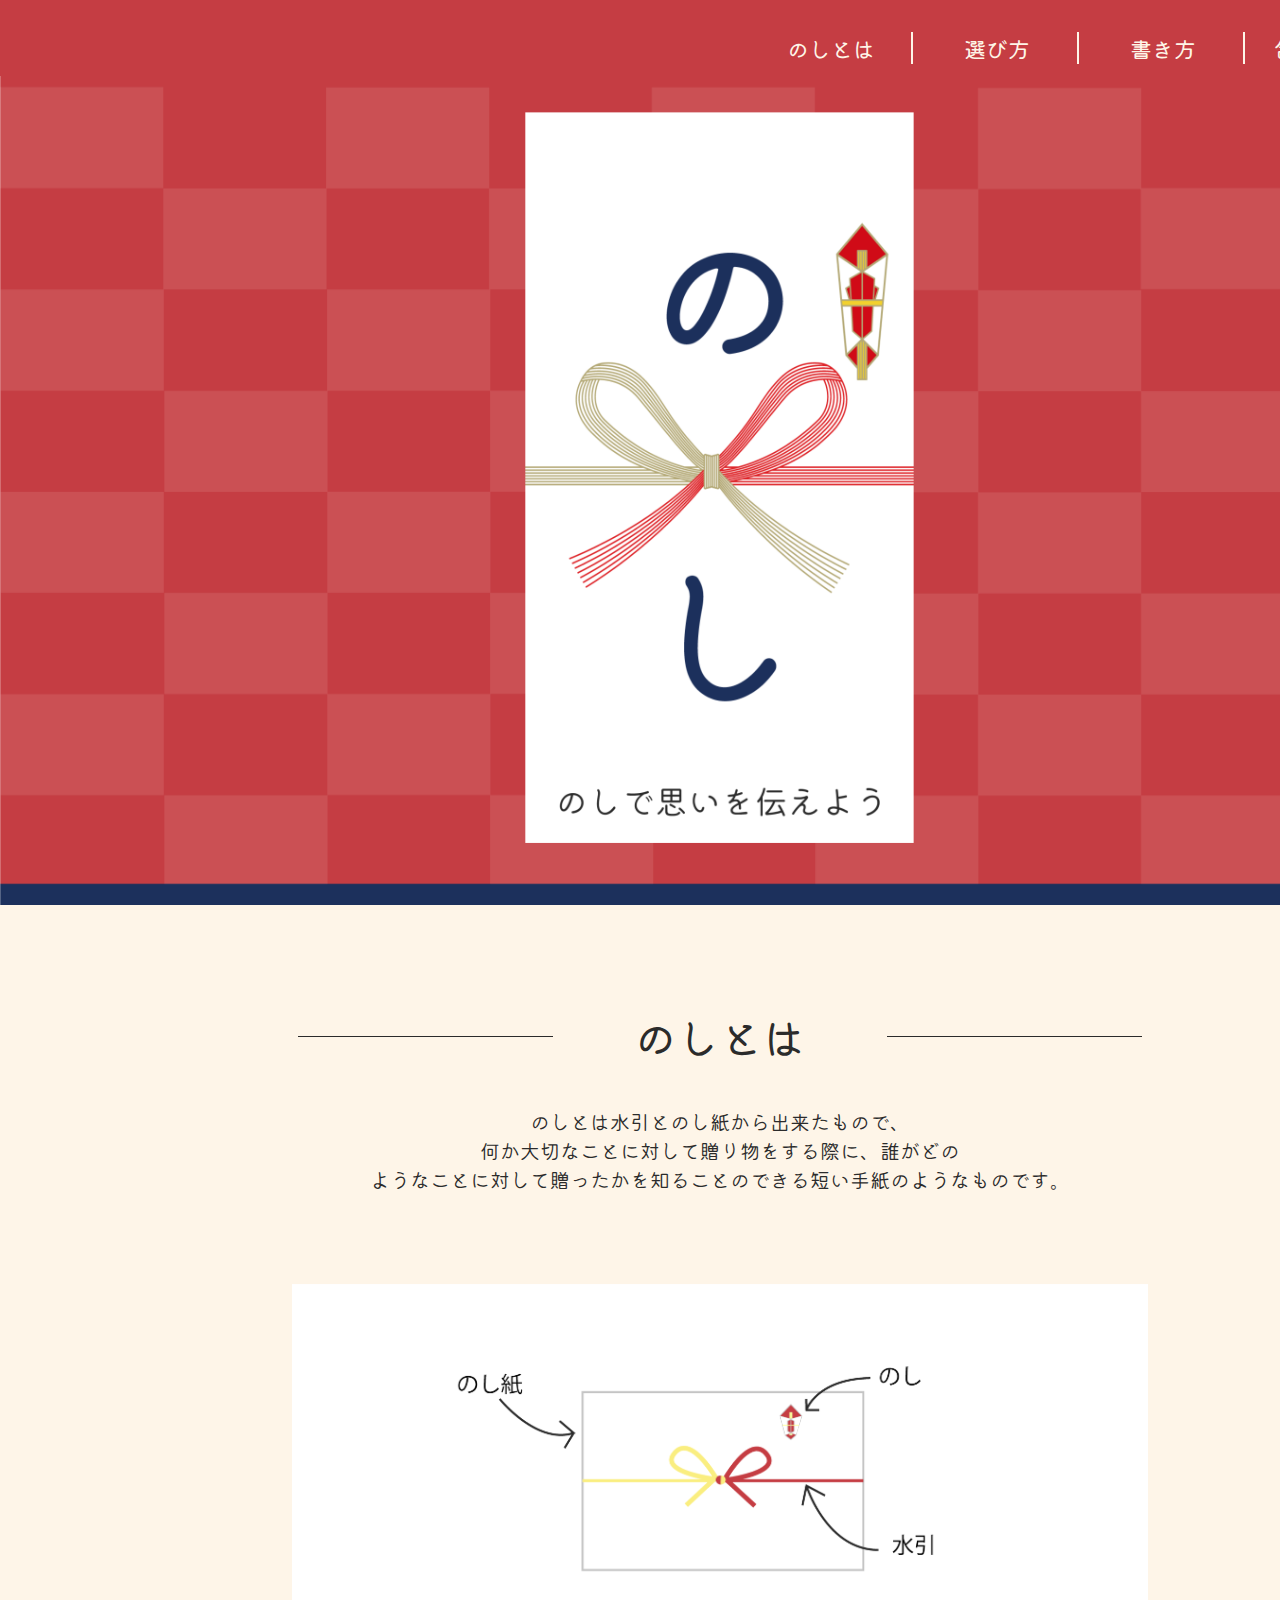
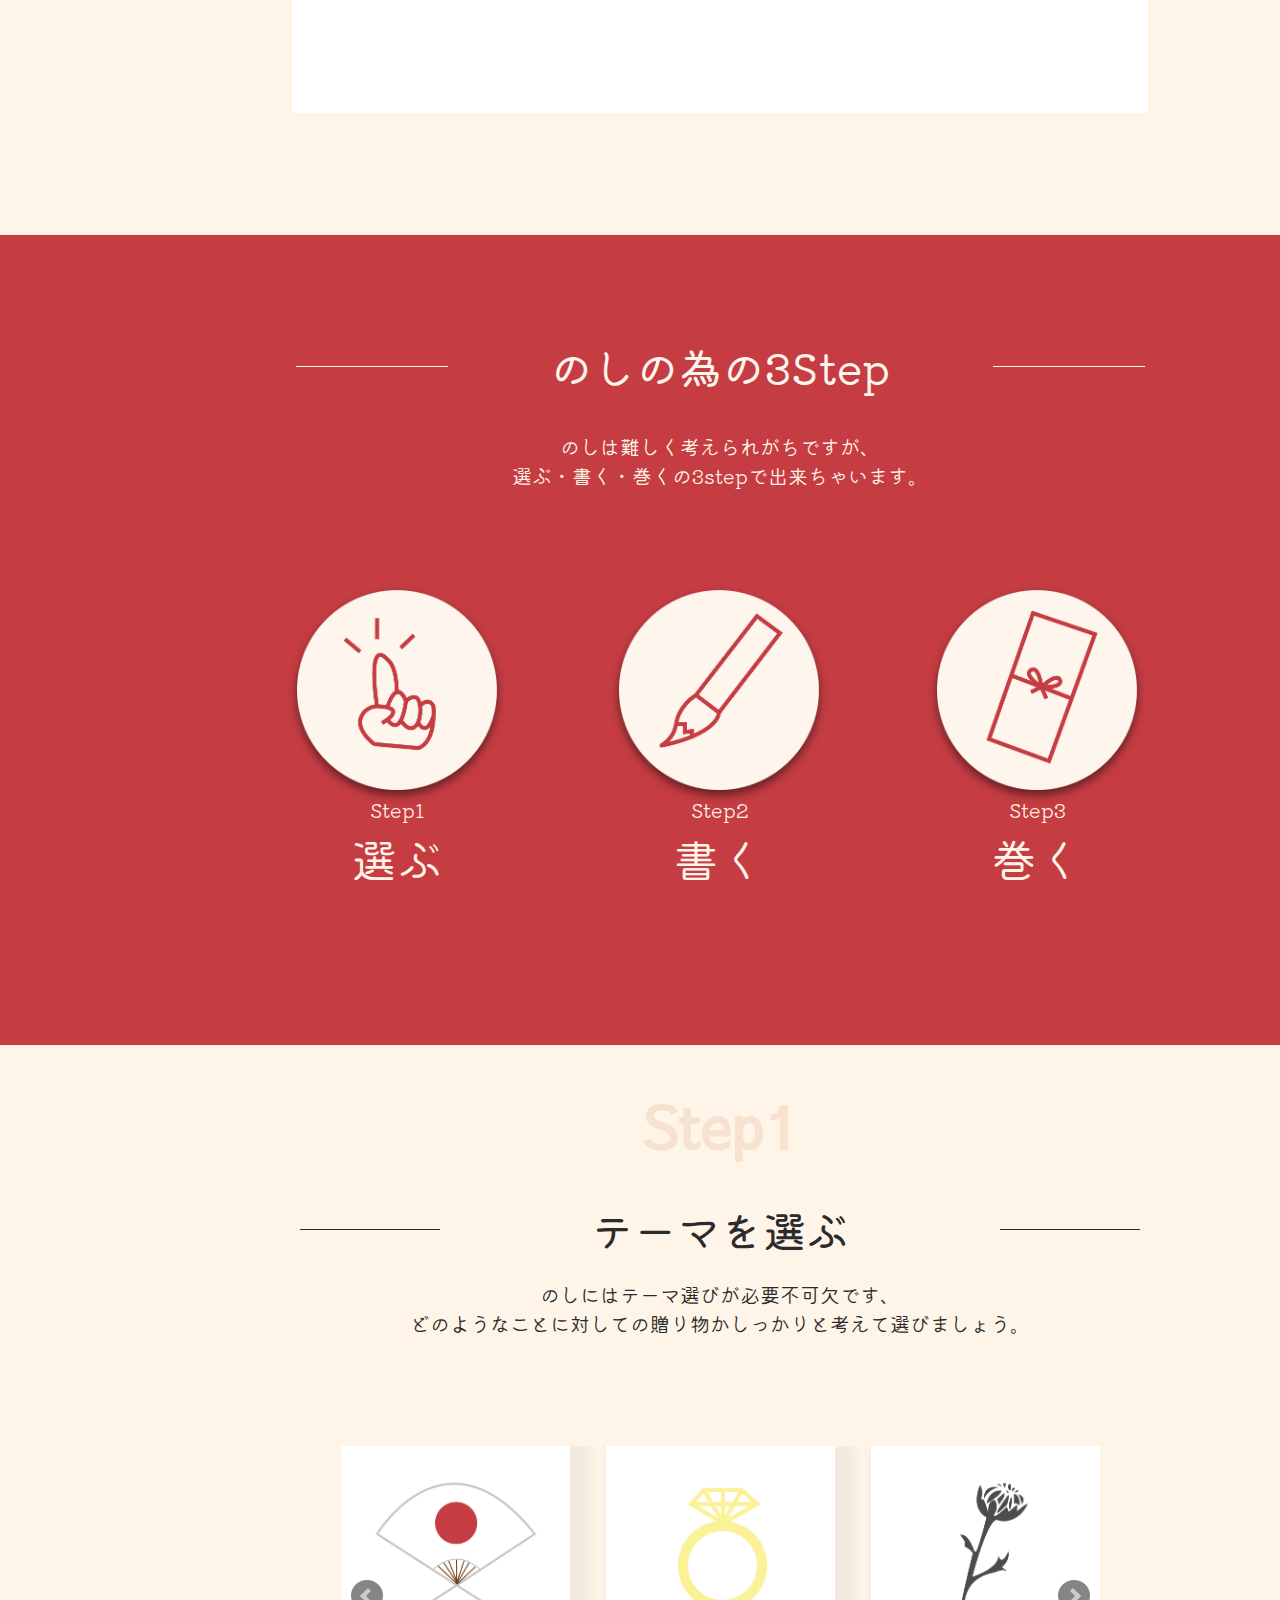
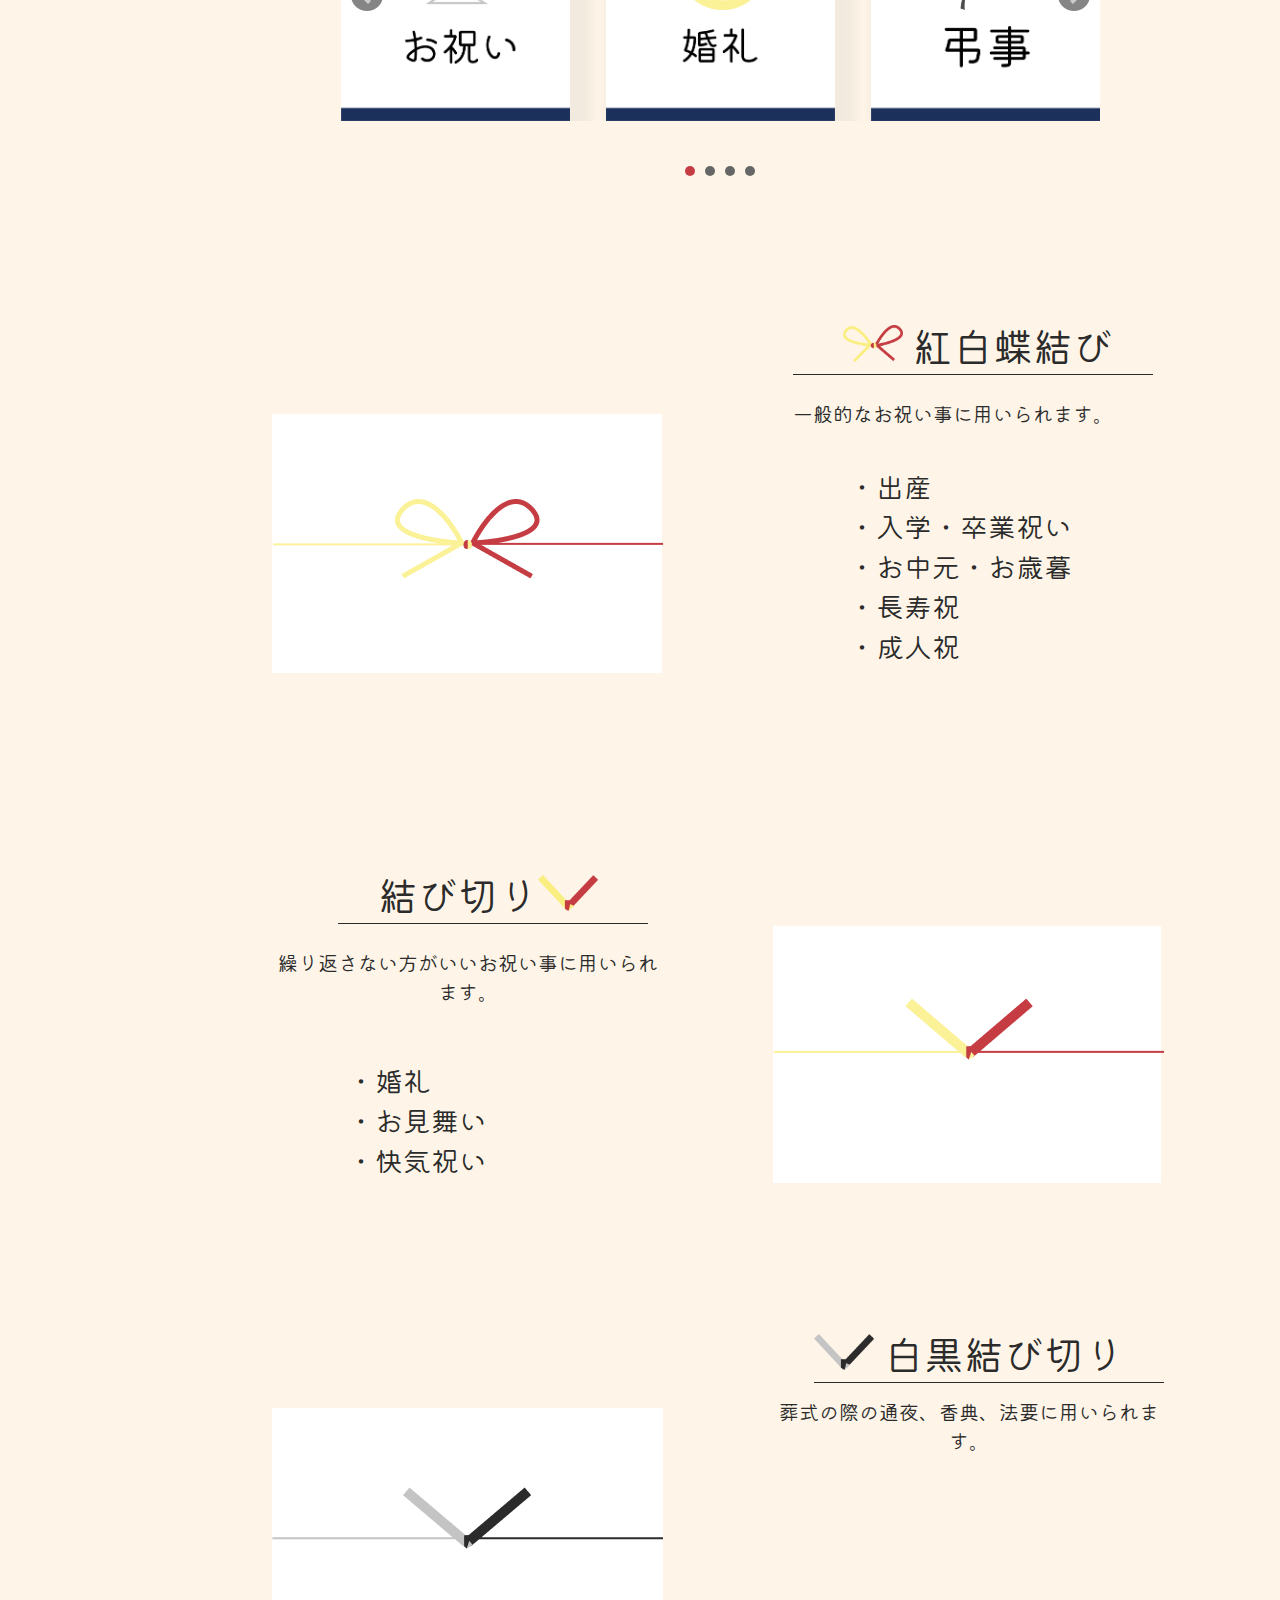
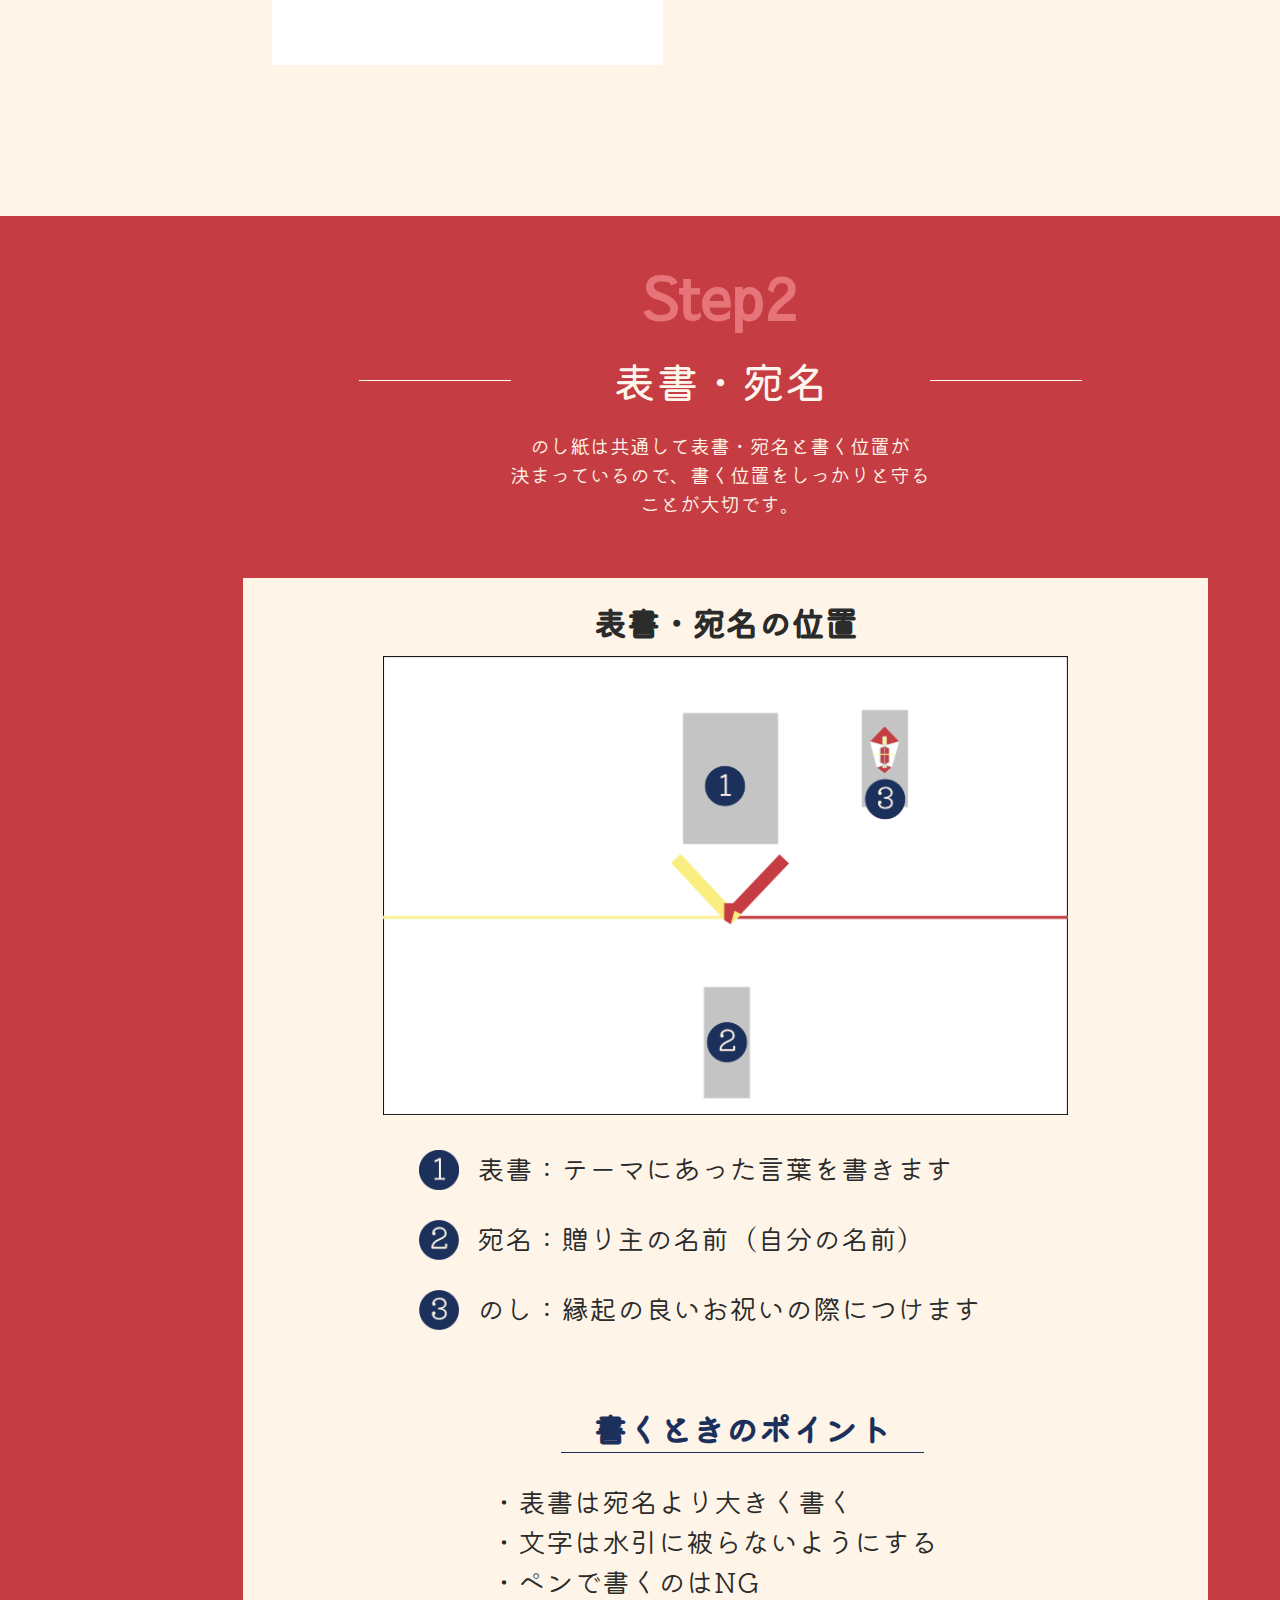
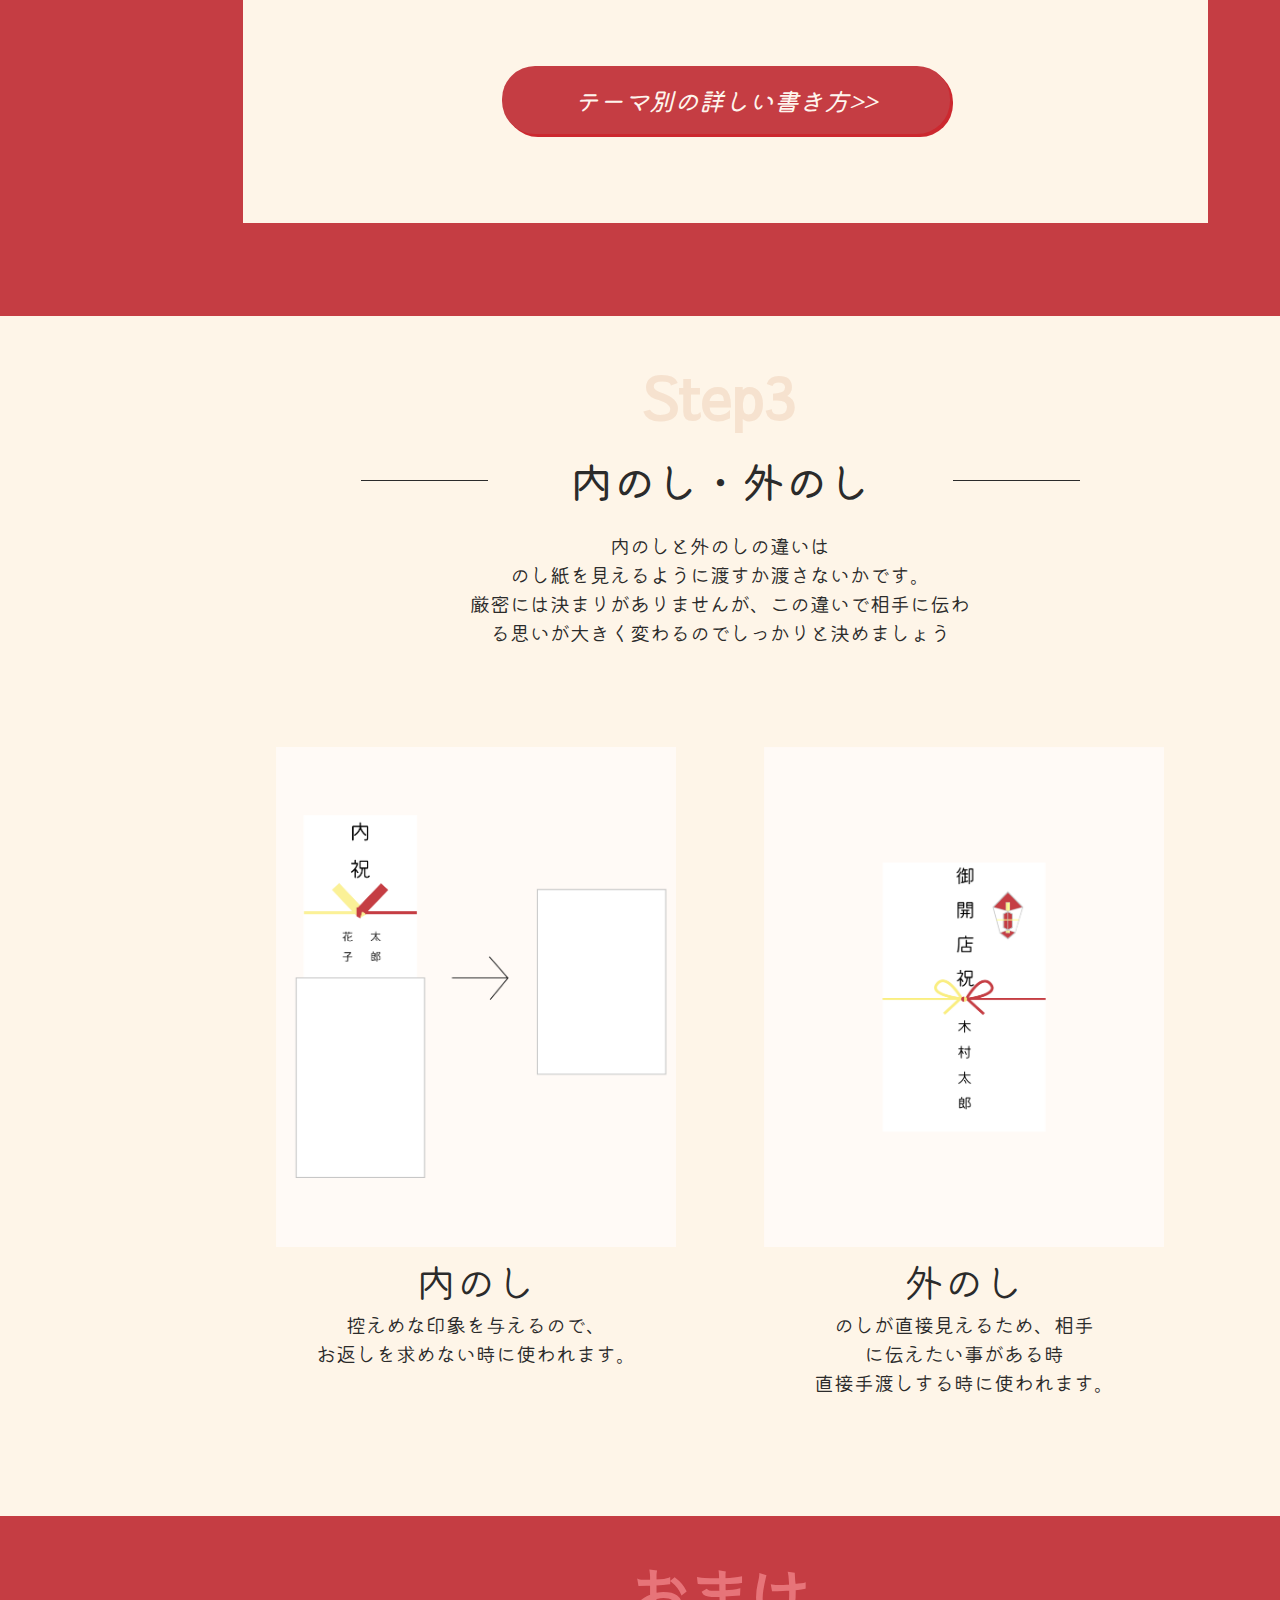
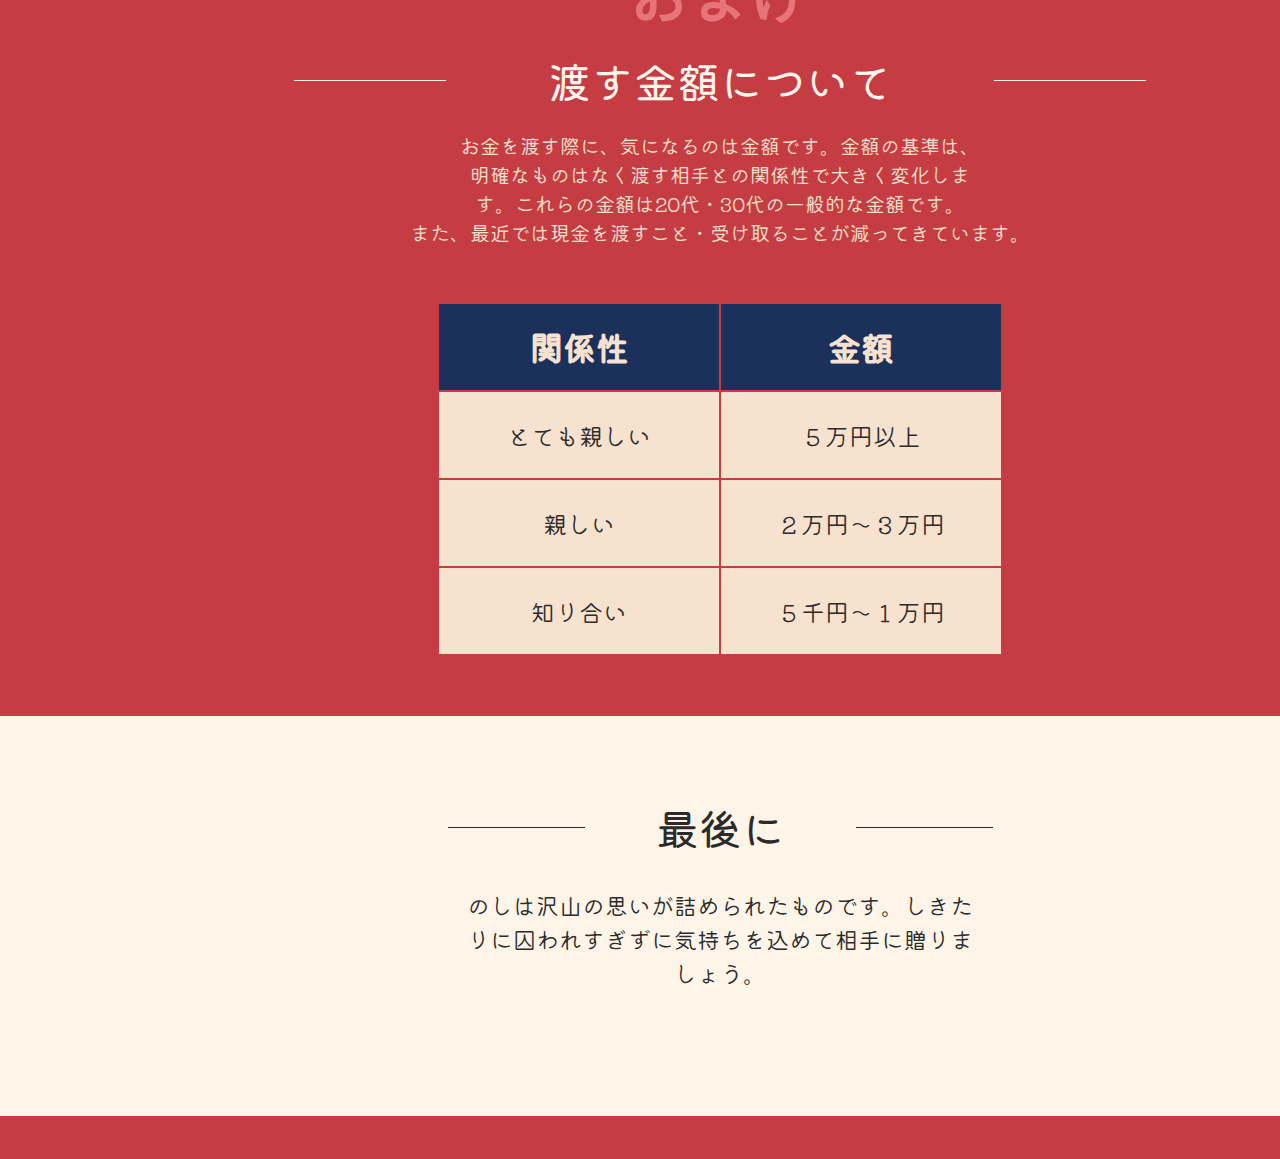
<file: index.html>
<!DOCTYPE html>
<html lang="ja">
<head>
  <meta charset="UTF-8">
  
  <meta http-equiv="X-UA-Compatible" content="IE=edge">
  <meta name="viewport" content="width=device-width, initial-scale=1.0, user-scalable=no">
  <link rel="stylesheet" href="style.css">
  <link rel="preconnect" href="https://fonts.gstatic.com">
  <link href="https://fonts.googleapis.com/css2?family=Kiwi+Maru:wght@300&display=swap" rel="stylesheet">
  <link rel="icon" href="image/favicon.ico">

<link rel="preconnect" href="https://fonts.gstatic.com">
<link href="https://fonts.googleapis.com/css2?family=Kiwi+Maru:wght@300&family=RocknRoll+One&display=swap" rel="stylesheet">
<link rel="preconnect" href="https://fonts.gstatic.com">
<link href="https://fonts.googleapis.com/css2?family=Sawarabi+Gothic&display=swap" rel="stylesheet">
<link rel="stylesheet" href="jquery.bxslider.css">
  <script src="https://ajax.googleapis.com/ajax/libs/jquery/3.1.1/jquery.min.js"></script>
  <script src="jquery.bxslider.min.js"></script>
  <title>一般的なのしの書き方｜noshi
  </title>
  <mate name="description" content="のしの書き方から、のし袋に入れる金額、知っておきたいマナーについて、初めてのしを書く方にもわかりやすく紹介"/>

</head>
<body>
  <header>
    <div class="hamburger">
      <span></span>
      <span></span>
      <span></span>
    </div>
   
<nav class="menu-content">  
<ul >
  <li><a href="#about">のしとは</a></li>
  <li><a href="#step1">選び方</a></li>
  <li><a href="#step2">書き方</a></li>
  <li><a href="#step3">包装の仕方</a></li>
</ul>
</nav>

  </header>
  
<div class="main">
 <img src="image/main_pc.png" alt="" width="389" height="731"> 
</div>

  <div class="about" id="about">
    <div class="title_1">のしとは</div>
    <p>のしとは水引とのし紙から出来たもので、<br>何か大切なことに対して贈り物をする際に、誰がどの<br>ようなことに対して贈ったかを知ることのできる短い手紙のようなものです。</p>
    <div class="about_img"></div>
    
  </div>

  <div class="step">
    <div class="title_2">のしの為の3Step</div>
    <p>のしは難しく考えられがちですが、<br>選ぶ・書く・巻くの3stepで出来ちゃいます。</p>
    <div class="select">
      <a href="#step1"><img src="image/select_1.png" alt="" width="200"></a>
      <p>Step1</p>
      <h3>選ぶ</h3>
    </div>
    <div class="write">
      <a href="#step2"><img src="image/write_1.png" alt="" width="200"></a>
      <p>Step2</p>
      <h3>書く</h3>
    </div>
    <div class="wrap">
      <a href="#step3">
      <img src="image/wrap_1.png" alt="" width="200"></a>
      <p>Step3</p>
      <h3>巻く</h3>
    </div>
  </div>

<div class="step1">
  <h2 class="number">Step1</h2>
  <div class="title_3" id="step1">テーマを選ぶ</div>
  <p class="title_3p"> のしにはテーマ選びが必要不可欠です、<br>どのようなことに対しての贈り物かしっかりと考えて選びましょう。</p>
  <div class="slider">
   <a href="#theme_1"><div><img src="image/step1_1.png" alt="" width="229" height="275"></div></a>

    <a href="#theme_2"><div><img src="image/step1_2.png" alt="" width="229" height="275"></div></a>
    <a href="#theme_3"><div><img src="image/step1_3.png" alt="" width="229" height="275"></div></a>
    <a href="#theme_1"> <div><img src="image/step1_4.png" alt="" width="229" height="275"></div></a>
  </div>


<div class="theme">

  <div class="theme_1" id="theme_1" >
    <div class="left">
      <img src="image/theme1.png" alt="" class="noshi">
    </div>
    <div class="right">
      
<h3><span>　 <img src="image/right_1.png" alt="" width="60" class="decorate"> 紅白蝶結び　</span></h3>
<p>一般的なお祝い事に用いられます。</p>

<div class="ex">
<h5 >・出産<br>
  ・入学・卒業祝い<br>
  ・お中元・お歳暮<br>
  ・長寿祝<br>
  ・成人祝
  </h5>
  </div>
</div>
  
</div>

  <div class="theme_2" id="theme_2">
    <div class="left">
      
      <h3><span>　結び切り<img src="image/left_1.png" class="decorate" alt="" width="60" id="theme_2"> 　</span></h3>
    <p>繰り返さない方がいいお祝い事に用いられます。</p>
   

    <div class="ex">
    <h5 >・婚礼<br>
   ・お見舞い<br>
      ・快気祝い<br>
    </h5>
</div>
    </div>
    <div  class="right">
      <img src="image/theme2.png" alt="" class="noshi">
    
  
  </div>
</div>

  <div class="theme_3" id="theme_3">
    <div class="left">
      <img src="image/theme3.png" alt="" class="noshi">
    </div>
    <div class="right">
      
    <h3><span><img src="image/right_2.png" alt="" width="60" class="decorate"> 白黒結び切り　</span></h3>
    <p>葬式の際の通夜、香典、法要に用いられます。</p>
   
  </div>
  </div>


</div>
</div>

<div class="step2">
  <h2 class="number">Step2</h2>
  <div class="title_4" id="step2">表書・宛名</div>
  <p>のし紙は共通して表書・宛名と書く位置が<br>決まっているので、書く位置をしっかりと守る<br>ことが大切です。
  </p>
  <div class="position">
<h4>表書・宛名の位置</h4>
<img src="image/step3.png" alt="" width="685" height="459">

  <div class="position_2">
  <div class="position_box"><img src="image/means_1.png" alt="" width="40px"> <h5> 表書：テーマにあった言葉を書きます</h5></div>

  <div class="position_box">
    <img src="image/means_2.png" alt="" width="40"> 
  <h5>宛名：贈り主の名前（自分の名前）</h5>
  </div>
  <div class="position_box">
    <img src="image/means_3.png" alt="" width="40">
  <h5> のし：縁起の良いお祝いの際につけます</h5>
  </div>
  </div>

<h4 class="point"><span>　書くときのポイント　</span></h4>
<div class="point_p"> 
<h5>・表書は宛名より大きく書く</h5>
<h5>・文字は水引に被らないようにする</h5>
<h5>・ペンで書くのはNG</h5>
</div>
  <div class='btn'>
    <a href='more.html' target="_blank">テーマ別の詳しい書き方>></a>
    </div>
</div>
</div>

<div class="step3">
  <h2 class="number">Step3</h2>
  <div class="title_5" id="step3">内のし・外のし</div>
  <p>内のしと外のしの違いは<br>のし紙を見えるように渡すか渡さないかです。<br>厳密には決まりがありませんが、この違いで相手に伝わ<br>る思いが大きく変わるのでしっかりと決めましょう</p>
<div class="inside">
  <img src="image/in.png" alt="" >
  <h3>内のし</h3>
  <p>控えめな印象を与えるので、<br>お返しを求めない時に使われます。</p>
</div>
<div class="outside">
  <img src="image/out.png" alt="">
  <h3>外のし</h3>
    <p>のしが直接見えるため、相手<br>に伝えたい事がある時<br>直接手渡しする時に使われます。</p>
</div>
</div>

<div class="bonus">
  <h2 class="number">おまけ</h2>
  <div class="title_6">渡す金額について</div>
  <p>お金を渡す際に、気になるのは金額です。金額の基準は、<br>明確なものはなく渡す相手との関係性で大きく変化しま<br>す。これらの金額は20代・30代の一般的な金額です。<br>また、最近では現金を渡すこと・受け取ることが減ってきています。</p>
<table>
  <tr>
    <th>関係性</th>
    <th>金額</th>
  </tr>

  <tr>
    <td>とても親しい</td>
    <td>５万円以上</td>
  </tr>

  <tr>
    <td>親しい</td>
    <td>２万円〜３万円</td>
  </tr>

  <tr>
    <td>知り合い</td>
    <td>５千円〜１万円</td>
  </tr>
</table>
</div>

<div class="final">
  <div class="title_7"> 最後に</div>
  <p>のしは沢山の思いが詰められたものです。しきた<br>りに囚われすぎずに気持ちを込めて相手に贈りま<br>しょう。</p>

</div>

<footer></footer>
<script>
  $(document).ready(function(){
    $('.slider').bxSlider({
      modde:"fade",
      auto: "ture",
      speed:1000,
      pause:6000,
     
      contorols:"true",
      slideMargin:36,
      slideWidth:229,
      minSlides:1 ,
      maxSlides:3,
      infiniteLoop: "true",
      ticler:"true",
     moveSlides: 1,

      touchEnabled:"false",
      slideWidth:229,
      
      

    });
  });

  $(function() {
    $('.hamburger').click(function() {
        $(this).toggleClass('active');
 
        if ($(this).hasClass('active')) {
            $('.menu-content').addClass('active');
        } else {
            $('.menu-content').removeClass('active');
        }
    });
});

$(function(){
  $('a[href^="#"]').click(function(){
    let speed = 800;
    let href= $(this).attr("href");
    let target = $(href == "#" || href == "" ? 'html' : href);
    let position = target.offset().top;
    $("html, body").animate({scrollTop:position}, speed, "swing");
    return false;
  });
});
 


</script>
</body>
</html>
</file>
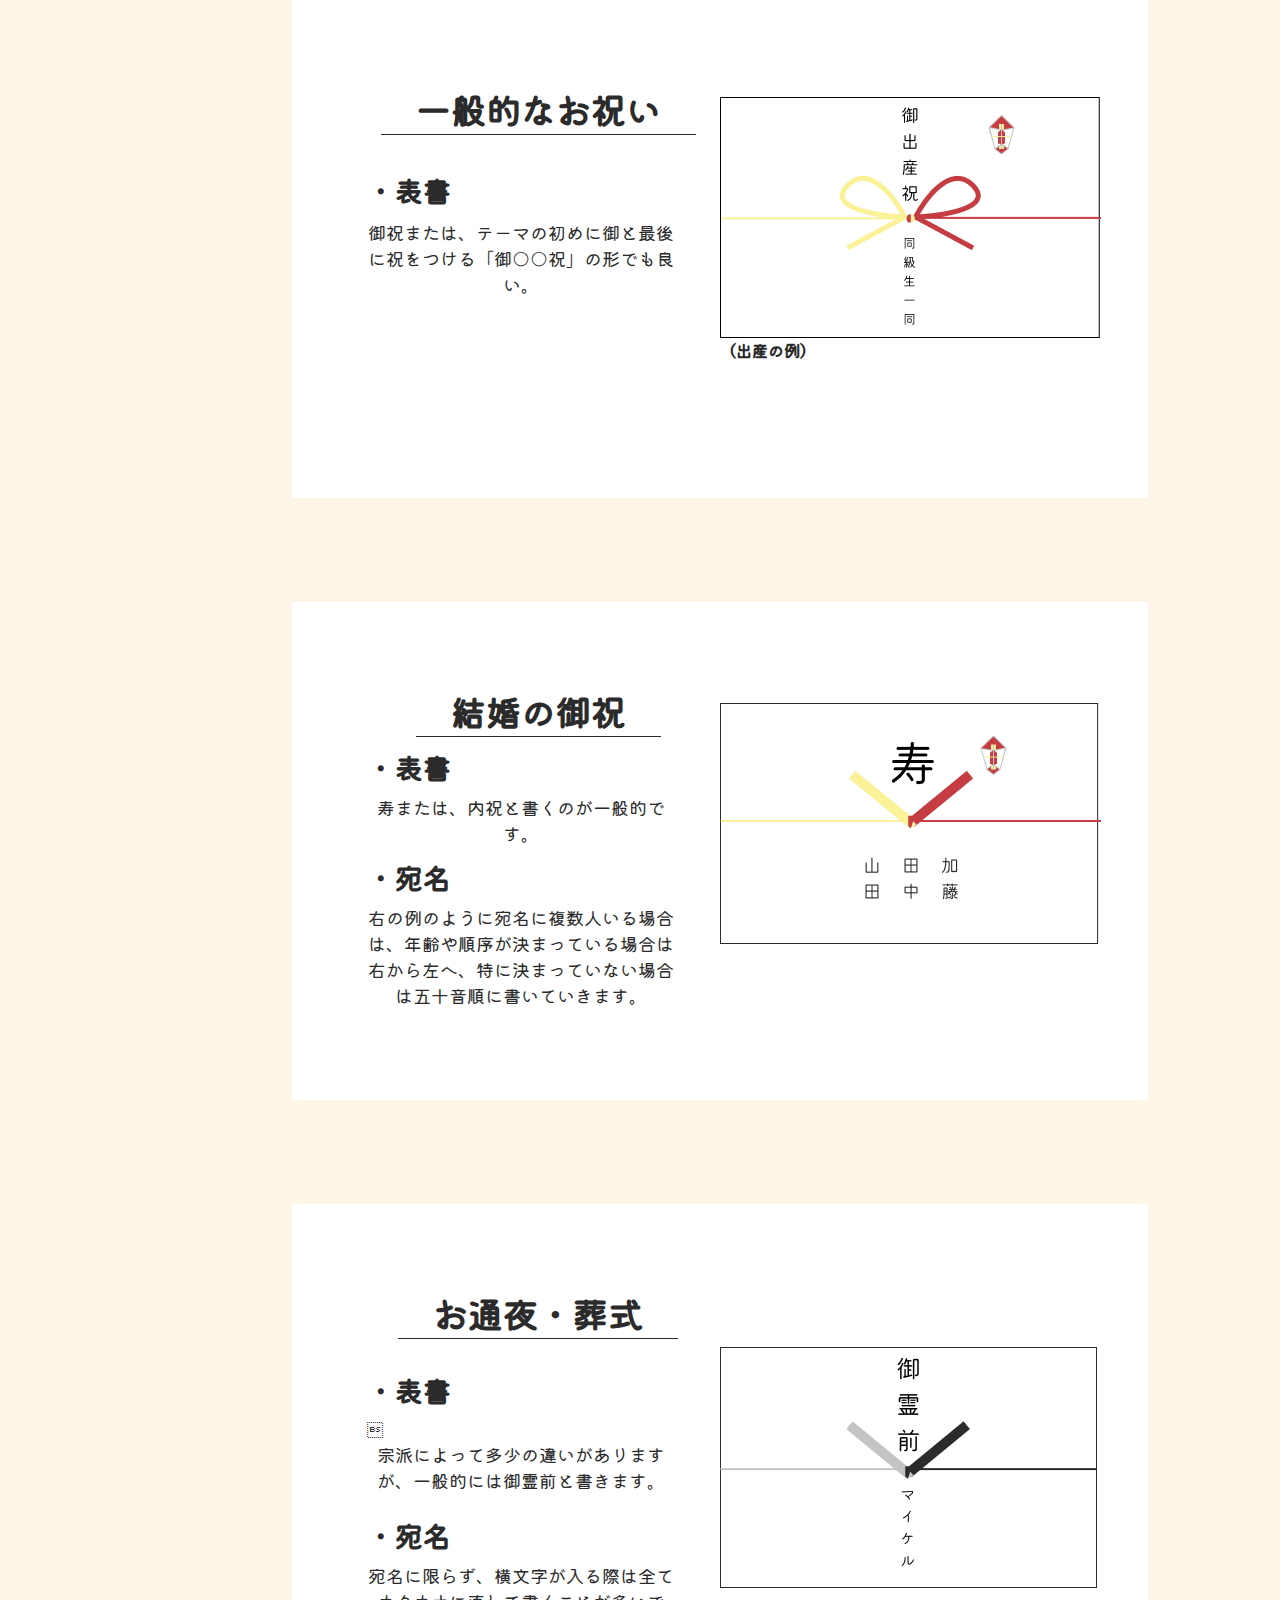
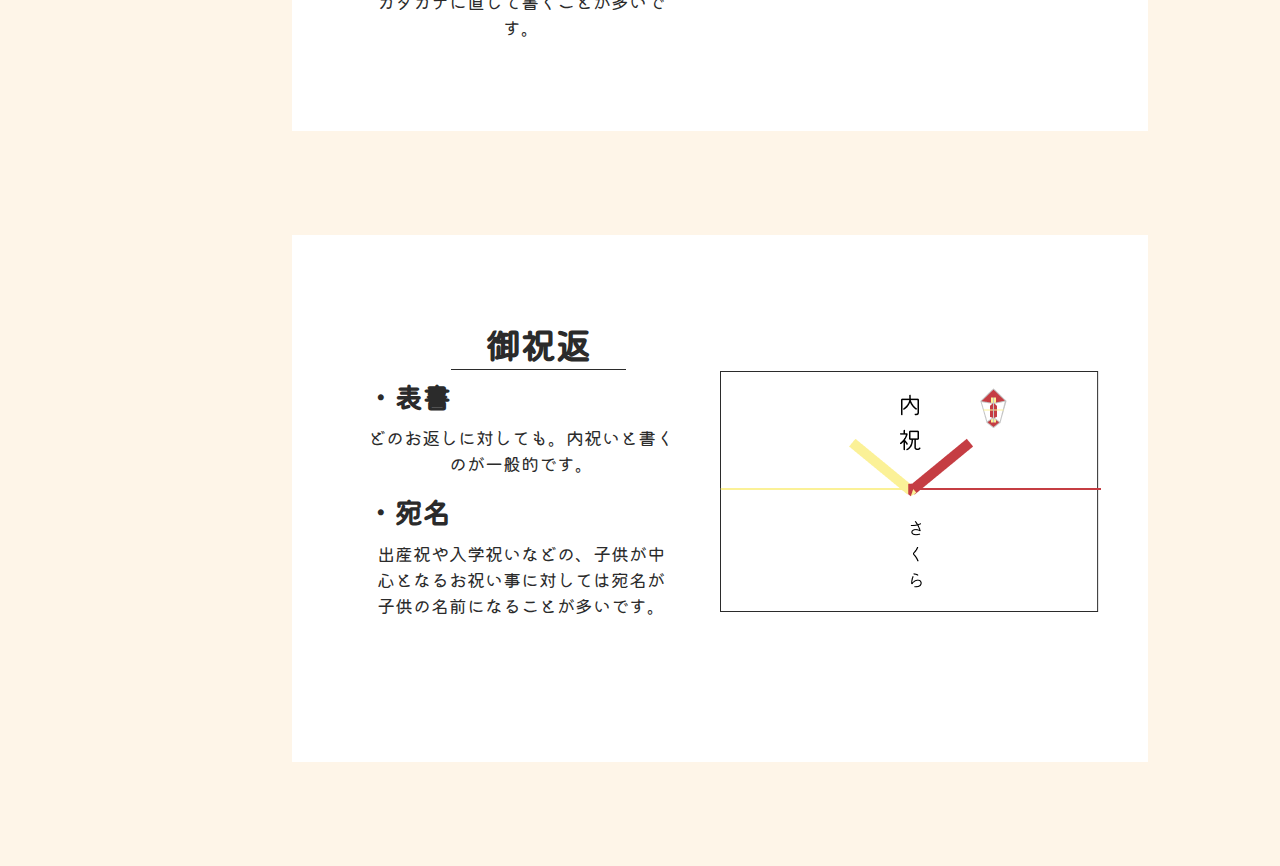
<file: more.html>
<!DOCTYPE html>
<html lang="ja">
<head>
  <meta charset="UTF-8"
  >
  <meta http-equiv="X-UA-Compatible" content="IE=edge">
  <meta name="viewport" content="width=device-width, initial-scale=1.0">
  <link rel="stylesheet" href="more.css">
  <link rel="preconnect" href="https://fonts.gstatic.com">
<link href="https://fonts.googleapis.com/css2?family=Kiwi+Maru:wght@300&display=swap" rel="stylesheet">
<link rel="preconnect" href="https://fonts.gstatic.com">

  <title>Document</title>
</head>
<body>
  <div class="bigbox_1">
<div class="smallbox_1">
  <h2><span>　一般的なお祝い　</span></h2>
  <h3 class="detail_1">・表書</h3>
  <p>御祝または、テーマの初めに御と最後に祝をつける「御○○祝」の形でも良い。</p>
</div>
<div class="under">
  <img src="image/more_1.png" alt="" >
  <h4>（出産の例）</h4>
</div>
  </div>

  <div class="bigbox">
    <div class="smallbox">
      <h2><span>　結婚の御祝　</span></h2>
      <h3 class="detail_2">・表書</h3>
      <p>寿または、内祝と書くのが一般的です。</p>
      <h3 class="detail_2">・宛名</h3>

        <p>右の例のように宛名に複数人いる場合<br>は、年齢や順序が決まっている場合は<br>右から左へ、特に決まっていない場合<br>は五十音順に書いていきます。</p>
        
    </div>
    <img src="image/more_2.png" alt="" class="more_2">

  </div>

  <div class="bigbox_2">
    <div class="smallbox">
      <h2><span>　お通夜・葬式　</span></h2>
      <h3 class="detail_3">・表書</h3>
      <p>宗派によって多少の違いがあります<br>が、一般的には御霊前と書きます。</p>
      <h3 class="detail_6">・宛名</h3>
      <p>宛名に限らず、横文字が入る際は全てカタカナに直して書くことが多いです。</p>
    </div>
    <img src="image/more_3.png" alt="" class="more_3">
  </div>


  <div class="bigbox_2">
    <div class="smallbox">
      <h2><span>　御祝返　</span></h2>
      <h3 class="detail_4">・表書</h3>
      <p>どのお返しに対しても。内祝いと書く<br>のが一般的です。</p>
      <h3 class="detail_5">・宛名</h3>
      <p>出産祝や入学祝いなどの、子供が中<br>心となるお祝い事に対しては宛名が<br>子供の名前になることが多いです。</p>
    </div>
    <img src="image/more_4.png" alt=" " class="more_4">
  </div>



  
</body>
</html>
</file>
<file: style.css>
*{
  margin: 0;
  padding:0;
}
title{
  font-family: 'RocknRoll One', sans-serif;
}



body{
  font-family: 'Kiwi Maru', serif;
  width: 1440px;
  color: #2b2b2b;
  margin-right: auto;
  margin-left: auto;
  
}

header{
  height: 76px;
  width: 1440px;
  color:#FEF5E8;
  background-color: #C53D43;
}

nav{
  text-align: center;
  box-shadow: #2b2b2b;
}

nav ul{
  margin: 0;
  padding: 32px 0 0 720px;

}


nav li{
  list-style: none;
  width: 160px;
  font-size: 22px;
  display: inline-block;
  min-width: 90px;
 
 
}

nav li:not(:last-child){
  border-right: 2px solid #FEF5E8;
}

nav a{
  text-decoration: none;
  color:#FEF5E8;
}

nav a:hover{
  color: #1C305C;
border-bottom: 2px solid #1C305C;
}

.main{
  width: 1440px;
  height: 829px;
  background-image: url(image/main.png);
  background-size: cover;
}
.main img{
  padding-left: 525px;
  padding-top: 36px;
}

h2{
  font-size: 60px;
  
}
.title_1 {
  padding: 100px 0px 40px 0px;
  color: #2b2b2b;
  font-size: 43px;
  display: flex;
  align-items: center; 
  justify-content: center; 
}
.title_1:before, .title_1:after {
  border-top: 1px solid;
  content: "";
  width: 255px; 
}
.title_1:before {
  margin-right: 81px; 
}
.title_1:after {
  margin-left: 81px; 
}

h3{
  font-size: 40px;
  font-weight:lighter;
}

span{
  border-bottom: 1px solid #2b2b2b;
}

h5{
  font-size: 28px;
  color: #2b2b2b;
  font-weight: lighter;
}

p{
  font-size: 20px;
  font-weight:lighter ;
}

.about{
text-align: center;
height: 930px;
background-color: #FEF5E8;
}
.about p{
  padding-bottom: 90px;
}  


.about_img{
  width: 856px;
  height: 429px;
  background-image: url(image/about.png);
  background-size: contain;
  margin-right: auto;
  margin-left: auto;
  
}

.step{
  background-color: #C53D43;
  height: 810px;
color: #FEF5E8;
}

.title_2 {
  font-size: 43px;
  color: #FEF5ED;
  display: flex;
  align-items: center; 
  justify-content: center;
 padding: 100px 0 35px 0 ;
}
.title_2:before, .title_2:after {
  border-top: 1px solid #FEF5ED;
  content: "";
  width: 152px; 
}
.title_2:before {
  margin-right: 102px; 
}
.title_2:after {
  margin-left: 102px; 
}

.step h3{
  padding: 130px 0px 49px 0px ;
  text-align: center;
}

.step p{
  text-align: center;
}
.step img{
  filter: drop-shadow(0px 5px 5px rgba(0,0,0,0.5));
}
.select, .write, .wrap{
  width: 200px;
  height: 324px;
  float: left;
  margin: 100px 122px 134px 297px;
  color: #FEF5E8;
}

.select{
  margin: 100px 122px 134px 297px;
}

.select h3, .write h3, .wrap h3{
  padding-top: 1px;
  font-size: 46px;
}

.write{
  margin: 100px 118px 134px 0px;
}

.wrap{
  margin: 100px 303px 134px 0px;
}

.step1{
  height: 3300x;
  background-color: #FEF5E8;
  text-align: center;
}
.step1 h2{
  color: #F6E2CF;
}

.step1 h3{
  padding-bottom: 79px;
}
.title_3 {
  font-size: 43px;
  color: #2b2b2b;
  display: flex;
  align-items: center; 
  justify-content: center;
  padding: 20px 0 20px 0; 
}
.title_3:before, .title_3:after {
  border-top: 1px solid #2b2b2b;
  content: "";
  width: 140px; 
}
.title_3:before {
  margin-right: 151px; 
}
.title_3:after {
  margin-left: 151px; 
}
.step1 p{
  padding-bottom: 108px;
}

.bx-wrapper{
  width: 759px;
  height: 300px;
margin: auto;
}

.slider img{
  
  box-shadow: 10px 8px 10px 10px rgba(138, 136, 136, 0.1); 
}


.ex{
  margin-left: 75px;
  text-align: left;
}
.thrme_2 .ex{
  padding-left: 89px;
  
}
.theme{
  height: 1500px;
 background-color: #FEF5E8; 
}

.theme_1{
  width: 892px;
  height: 449px;
  margin: 170px 276px 0px 272px ;

  display: flex;
}

.theme_1 h3{
  padding-bottom: 20px;
}
.theme_1 p{
  padding: 5px 0 38px 0;
}

.theme_1 .left{
  margin-top: 98px;
}
.theme_2{
  width: 892px;
  height: 449px;
  margin: 100px 276px 0px 272px ;
  display: flex;
}
.theme_2 h3{
  padding-bottom: 20px;
}

.theme_2 p{
  padding: 5px 0 54px 0;
}

.theme_2 .right{
  margin-top: 61px;
}

.theme_3{
  width: 892px;
  height: 449px;
  margin: 10px 276px 0px 272px ;
 display: flex;
}
.theme_3 h3{
  padding-bottom: 10px;
}
.theme_3 p{
padding-top: 5px;
}

.theme_3 .left{
  margin-top: 84px;
}
.theme br {
  display: block;
  content: "";
  margin: 15px 0;
  }
.left{
  
  margin-right: 55px;
}
.right{
  
  margin-left: 55px;
  
}
.step2{
  background-color: #C53D43;
 color: #FEF5E8; 
 height: 1700px;
 text-align: center;

}

.step2 h2{
  color: #E77479;
}

.title_4 {
  font-size: 43px;
  color: #FEF5ED;
  display: flex;
  align-items: center; 
  justify-content: center;
  padding-bottom: 20px; 
}
.title_4:before, .title_4:after {
  border-top: 1px solid #FEF5ED;
  content: "";
  width: 152px; 
}
.title_4:before {
  margin-right: 102px; 
}
.title_4:after {
  margin-left: 102px; 
}


.position{
  background-color: #FEF5E8;
  width: 965px;
  height: 1245px;
  margin: 60px 243px 68px 243px;
}

.position h4{
  color: #2b2b2b;
  font-size: 33px;
  padding-top: 20px;
  padding-bottom: 10px;
}
.position_2 {
  width: 612px;
  height: 209px;
  margin:0 0 55px  176px;
}


.position_2 h5{
  padding: 28px 0 0 18px;
text-align: left;
 }

.position_2 img{
padding-top: 30px;
}
.position span{
  border-bottom: 1px solid #1C305C;
  color: #1C305C;
  }
  .position_box{
    display: flex;
  }

.point_p h5{
  text-align: left;
}

.point_p{
  margin: 19px 0 50px 247px;
width: 480px;
height: 135px;
}



.btn{
  width:448px;
  height:68px;
  line-height:68px;
  margin: auto;
}
.btn a{
  display:block;
  width:100%;
  height:100%;
  text-decoration: none;
  background:#C53D43;
  text-align:center;
  color:#FEF5ED;
  font-size:25px;
  font-style:oblique;
  border-radius:33px;
  -webkit-border-radius:33px;
  -moz-border-radius:33px;
  box-shadow:3px 3px 0px 0px #CC282F ;
}
.btn a:hover{
  background:#C53D43;
  color:#FEF5ED;
  margin-left:3px;
  margin-top:3px;
  box-shadow:none;
}


.step3{
  height: 1200px;
  background-color: #FEF5E8; 
  text-align: center;
  overflow: hidden;
}


.title_5 {
  font-size: 43px;
  display: flex;
  align-items: center; 
  justify-content: center;
  padding-bottom: 20px; 
}
.title_5:before, .title_5:after {
  border-top: 1px solid #2b2b2b;
  content: "";
  width: 127px; 
}
.title_5:before {
  margin-right: 82px; 
}
.title_5:after {
  margin-left: 82px; 
}
.inside{
  width: 408px;
  height: 700px;
  float: left;
  margin: 100px 80px 50px 272px;
}
.step3 img{
  width: 400px;
  height: 500px;
}
.outside{
  width: 408px;
  height: 706px;
  float: left;
  margin: 100px 272px 50px 0px;
}

.number{
  padding: 35px 0 10px 0px;
  font-family: 'Sawarabi Gothic', sans-serif;

}
.step3 h2{
  color: #F6E2CF;
}

.bonus{
  height: 800px;
   color: #F6E2CF;
 text-align: center;
  background-color: #C53D43;
}

.bonus h2{ 
  color: #E77479;
}


.title_6 {
  font-size: 43px;
  color: #FEF5ED;
  display: flex;
  align-items: center; 
  justify-content: center;
  padding-bottom: 20px; 
}
.title_6:before, .title_6:after {
  border-top: 1px solid #FEF5ED;
  content: "";
  width: 152px; 
}
.title_6:before {
  margin-right: 102px; 
}
.title_6:after {
  margin-left: 102px; 
}
table{
  margin-top: 55px;
  text-align: center;
  margin-right: auto;
  margin-left: auto;
 
}

td{
  font-size: 24px;
  color: #2b2b2b;
  height: 86px;
font-weight: lighter;
 background-color: #F6E2CF; 
}

th{
  font-size: 33px;
  height: 86px;
  width: 280px;

  background-color: #1C305C;
}

.final{
  text-align: center;
  height: 400px;
  background-color: #FEF5E8;
}
.final p{
  font-size: 23px;
} 
.title_7 {
  padding: 80px 0px 30px 0px;
  color: #2b2b2b;
  font-size: 43px;
  display: flex;
  align-items: center; 
  justify-content: center; 
}
.title_7:before, .title_7:after {
  border-top: 1px solid;
  content: "";
  width: 137px; 
}
.title_7:before {
  margin-right: 71px; 
}
.title_7:after {
  margin-left: 71px; 
}


footer{
  height: 43px;
  background-color: #c53d43;
}

@media screen and (max-width:375px){

  header{
    width: 375px;
    height: 70px;
    
  }

 nav li:not(:last-child){
  border-right:none;
}

.hamburger {
  display : block;
  position: fixed;
  z-index : 3;
  right: 13px;
  top   : 12px;
  width : 42px;
  height: 42px;
  cursor: pointer;
  text-align: center;
  color:#FEF5ED;
}
.hamburger span {
  display : block;
  position: absolute;
  width   : 30px;
  height  : 2px ;
  left: 6px;
  border-bottom: 2px solid #FEF5ED;
  background : #C53D43;
  -webkit-transition: 0.3s ease-in-out;
  -moz-transition   : 0.3s ease-in-out;
  transition        : 0.3s ease-in-out;
}
.hamburger span:nth-child(1) {
  top: 10px;
}
.hamburger span:nth-child(2) {
  top: 20px;
}
.hamburger span:nth-child(3) {
  top: 30px;
}


.hamburger.active span:nth-child(1) {
  top : 16px;
  left: 6px;
  background :#fff;
  -webkit-transform: rotate(-45deg);
  -moz-transform   : rotate(-45deg);
  transform        : rotate(-45deg);
}

.hamburger.active span:nth-child(2),
.hamburger.active span:nth-child(3) {
  top: 16px;
  background :#fff;
  -webkit-transform: rotate(45deg);
  -moz-transform   : rotate(45deg);
  transform        : rotate(45deg);
}

nav.menu-content {
  position: fixed;
  z-index : 2;
  top  : 0;
  left : 0;
  color: #fff;
  background: rgba(197,61,67,0.7);
  text-align: center;
  width: 100%;
  opacity: 0;
  transition: opacity .6s ease, visibility .6s ease;

}

nav.menu-content ul {
  margin: 0 auto;
  padding: 0;
  width: 100%;
 
}

nav.menu-content ul li {
  list-style-type: none;
  width: 100%;
  padding: 0;
  transition:  .4s all;
}
nav.menu-content ul li:last-child {
  padding-bottom: 0;
}
nav.menu-content ul li:hover{
  background :#ddd;
}

nav.menu-content ul li a {
  display: block;
  color: #fff;
  padding: 1em 0;
 text-decoration: none;
}

nav.menu-content.active {
  opacity: 100;

}

body{
  width: 375px;
}  




nav ul{
  padding: 0;
}

br{
  display: none;
}

p, h5{
  font-size: 16px;
 
}
h2, h3, h4{
  font-size: 30px;
}


.title_1, .title_2, .title_3, .title_4, .title_5, .title_6, .title_7{
  font-size:25px;
}

.title_1:after, .title_1:before, .title_2:after,.title_2:before,.title_3:after,.title_3:before,.title_4:after,.title_4:before,.title_5:after,.title_5:before,.title_6:after,.title_6:before,.title_7:after,.title_7:before{
  border: none;
  content: none;
}

.title_1{
  padding: 40px 0 20px 0; 
}

.title_2{
  padding: 40px 0 20px 0;
}
.main{
  background-image: url(image/main_sh.png);
  background-size: cover;
  width: 375px;
  height: 528px;
}

.main img{
  width: 210px;
  padding-left: 83px;
  padding-top: 66px;
  height: 396px;
}

.about{
  height: 600px;
 width: 375px;
}
.about p, .title_3p, .step p, .step2 p, .step3 p, .bonus p {
 padding: 5px 25px 0 25px;

}
.about_img{
  width: 335px;
  height: 324px;
  background-image: url(image/about_ph.png);
  background-size: contain;
  margin: 33px 22px 54px 22px;

}

.step{
  height: 1000px;
}
.step img{
  width: 147px;
  height: 147px;
}
.select, .wrap,.write{
  width: 147px;
  height: 217px;
  clear: both;
  margin: 45px 114px 0px 114px;
}
.step h3{
  font-size: 30px;
}



.step1{
  height: 2130px;
}

.theme p{
  padding-bottom: 26px;
}

.title_3{
  padding-bottom: 8px;
}
.step1 p{
  padding: 0 25px ;
}
.step1 h3{
  padding-bottom: 11px;
}
.step1 h2{
  padding: 20px 0 10px 0;
}

.bx-wrapper{
  width: 301px;
  height: 275px;
 margin-right: auto;
 margin-left: auto;
 margin-top: 30px;
  
}

.slider img{
  margin-left: 36px;
  
}

.theme{
  height: 2023px;
  
}

.noshi {
  width: 333px;
  height: 211px;
}

.decorate{
  width: 30px;
  height: 18px;
}

.left, .right{
  
 margin : 0 ;
}

.theme_1, .theme_2, .theme_3{
  width: 332px;
  flex-direction: column;
  margin: 0 20px;
}
.theme_1{
  height: 600px;
 margin-top: 30px;
flex-direction: column-reverse;
}

.theme_1 .ex{
  width: 230px;
  height: 130px;
}

.theme_2{
  height: 500px;
 margin-top: 70px;
}

.theme_2 .ex{
 width: 207px;
 height: 70px;

}

.theme_3{
  height: 380px;
  flex-direction: column-reverse;
}
.theme_1 .left, .theme_2 .right , .theme_3 .left{
  margin-top: 59px;
}

.theme_1 .ex{ 
  margin-top: 35px;
}
.theme_2 .ex{
  font-size: 18px;
}
.ex{
  font-weight: bold;
}


.step2{
  width: 375px;
  height: 1150px;
}

.step2 .number{
padding: 40px 0 0 0;
}
.title_4{
  padding-bottom: 5px;
}
.position{
  width: 335px;
  height: 880px;
  margin-right: auto;
  margin-left: auto;
  margin-top: 34px;
}

.position img{
  width: 325px;
  height: 233px;
 margin: 3px 5px 0 5px;
}

.point_p{
width: 325px;
height: 93px;
 margin: 11px 5px 20px 29px;
}
.point_p h5{
  font-size: 18px;
}
.btn{
  width: 315px;
  height: 54px;
  margin: 0 10px 38px 10px;
}
.btn a{
  font-size: 23px;
  padding-bottom: 15px;
}
.position_2{
  margin: 2px 3px 50px 5px;
}
.position_2 h5{
  padding: 22px 0 0 9px;
  font-size: 18px;
  
}

.position_box{
 margin: 15px 30px 0 0;
  width: 304px;
  height: 63px;
}



.position_box img{
  width: 30px;
  height: 30px;
}
.position h4{
  font-size: 20px;
  padding: 10px 0;
}
.position span {
border-bottom: none;
font-size: 22px;
}
.step3{
  height: 1550px;
}
.title_5{
  padding: 10px 0 5px 0;
}
.step3 h2{
  padding: 40px 0  0 0;
}

.step3 img{
  width: 335px;
  height: 442px;
  margin-right: auto;
  margin-left: auto;

}
.outside, .inside{
  clear: both;
 margin: 20px 20px 50px 20px;
  text-align: center;
  width: 335px;
  height: 571px;
}
.step3 p{
  padding: 10px 25px 30px 25px;

}
.bonus{
  height: 580px;
}

.title_6{
  padding-bottom: 7px;
}
.bonus h2{
  padding: 40px 0 7px 0;
}
table{
  margin: 55px 25px 10px 25px;

}

td{
 font-size: 20px; 
 height: 49px;
}

th{
  width: 167px;
  font-size: 25px;
  height: 51px;
}

.final{
  height: 200px;
}

.title_7{
  padding: 38px 0 10px 0;
}

.final p{
  font-size: 15px;
  padding: 0 25px 30px 25px;
}



}
</file>
<file: more.css>
*{
  margin: 0;
  padding: 0;
}

body{
  color: #2b2b2b;
  font-family: 'Kiwi Maru', serif; 
  width: 1440px;
  margin-right: auto;
  margin-left: auto;
  background-color: #FEF5E8;
}

h2{
  font-size: 35px;
  text-align: center;
}

span{
  border-bottom: 1px solid #2b2b2b;
  width: 297px;

}

h3{
  font-size: 28px;
  padding-bottom: 7px;
}

.bigbox, .bigbox_1{
  width: 856px;
  height: 498px;
  background-color: #fff;
  margin-bottom: 104px;
  margin-right: auto;
  margin-left: auto;

}
span{
  width: 248px;
}
.bigbox_2{
  width: 856px;
  height: 527px;
  background-color: #fff;
  margin-bottom: 104px;
  margin-right: auto;
  margin-left: auto; 
}


.under{
float: left;
margin: 97px 0 160px 0;
}

.smallbox,.smallbox_1{
  width: 307px;
  height: 348px;
  float: left;
  margin: 83px 46px 96px 75px;
}

img{
  float: left;
  margin-right: 37px;
}

p{
  font-size: 18px;
  text-align: center;
}

.more_2{
  padding: 101px 0 101px 0;
  
}

.more_3{
  padding: 143px 0 143px 0;
}

.more_4{
  padding: 136px 0 150px 0px;
}

.detail_1{
  padding-top: 36px;
  padding-bottom: 9px;
}

.detail_2{
 padding-top: 11px;
}

.detail_3{
  padding-top: 32px;
  padding-bottom: 7px;
}

.detail_4{
  padding: 7px 0 8px 0;

}

.detail_5{
  padding: 15px 0 9px 0 ;
}

.detail_6{
  padding-top: 22px;
}

@media screen and (max-width:375px){
  body{
    width: 375px;
    
  }
h2{
  font-size: 30px;
  text-align: center;
}
h3{
  font-size: 25px;
}
p{
  font-size: 18px;
  text-align: center;
}
.bigbox, .bigbox_2{
  width: 335px;
  height: 600px;
  background-color: #FEF5E8;
}
.bigbox_1 {
  margin-top: 60px;
  width: 335px;
  height: 500px;
  background-color: #FEF5E8;
}

.bigbox{
  margin-bottom: 60px;
}

.smallbox {
 clear: both;
 margin-right: auto;
 margin-left: auto;
 margin-bottom: 48px;
 margin-top: 46px;
 width: 335px;
 height: 292px;
}
.smallbox_1{
  clear: both;
  margin-right: auto;
  margin-left: auto;
  margin-bottom: 48px;
  margin-top: 46px;
  width: 335px;
  height: 180px; 
}
img{
  width: 337px;
  height: 213px;
  clear: both;
  margin-right: auto;
  margin-left: auto;
}
.more_2{
  padding:0;
}

.more_3{
  padding: 30px 0 10px 0;
}
.more_4{
  padding: 5px 0 60px 0;
}

.under{
  padding: 11px 0 0 0;
 margin: 0;
}
}
</file>
